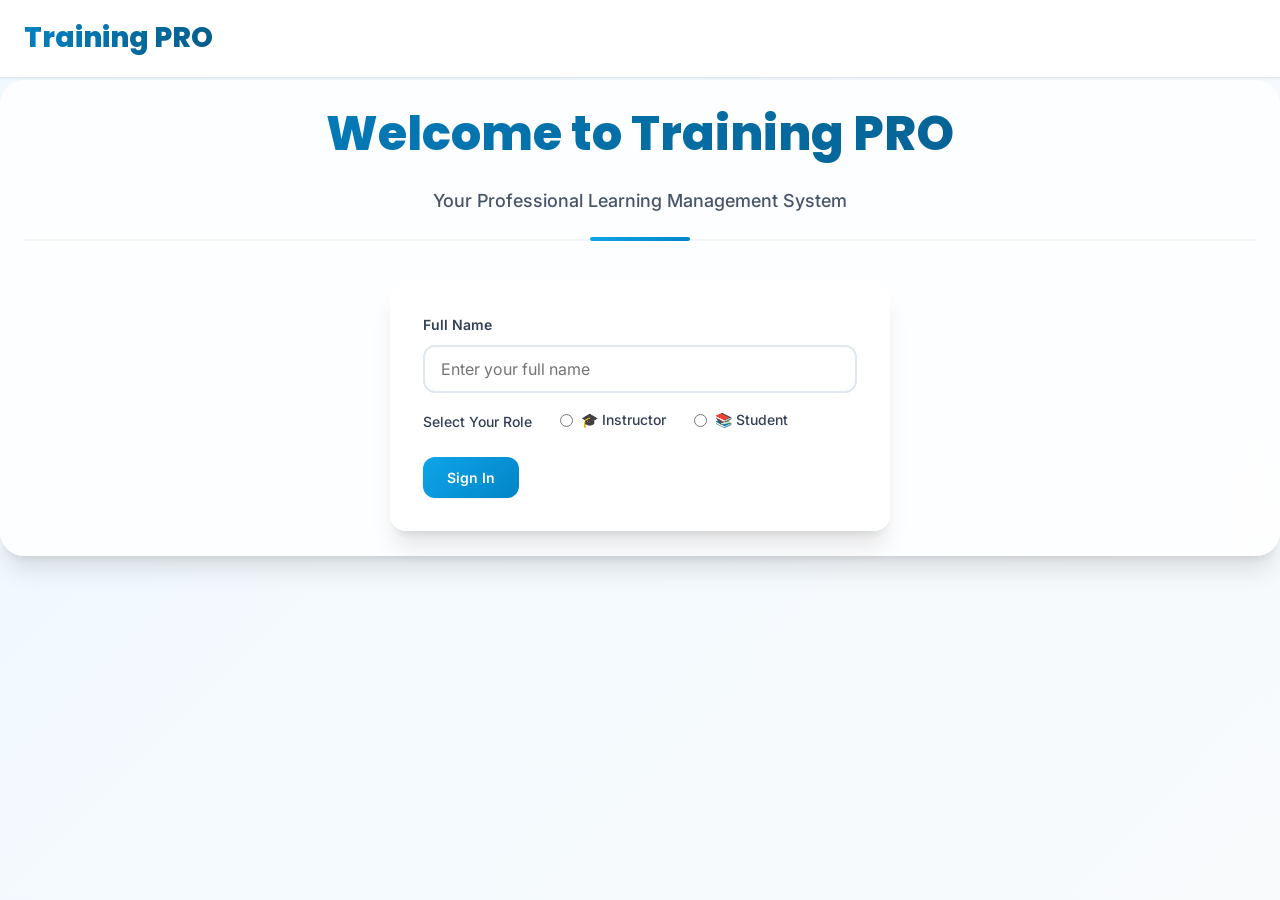
<file: login.html>
<!DOCTYPE html>
<html lang="en">
<head>
    <meta charset="UTF-8">
    <meta name="viewport" content="width=device-width, initial-scale=1.0">
    <title>Login - Training PRO</title>
    <link rel="stylesheet" href="modern-style.css">
    <link rel="preconnect" href="https://fonts.googleapis.com">
    <link rel="preconnect" href="https://fonts.gstatic.com" crossorigin>
    <link href="https://fonts.googleapis.com/css2?family=Inter:wght@300;400;500;600;700;800&family=Poppins:wght@300;400;500;600;700;800&display=swap" rel="stylesheet">
</head>
<body class="fade-in">
    <nav>
        <ul>
            <li><span class="site-title">Training PRO</span></li>
            <li></li> <!-- Empty cell for spacing -->
            <li></li> <!-- Empty cell for spacing -->
        </ul>
    </nav>

    <div class="main-container fade-in">
        <div class="dashboard-header">
            <h1>Welcome to Training PRO</h1>
            <p class="welcome-message">Your Professional Learning Management System</p>
        </div>

        <form id="loginForm" class="slide-in">
            <label for="name">Full Name</label>
            <input type="text" id="name" placeholder="Enter your full name" required>

            <div class="radio-group">
                <label>Select Your Role</label>
                <label><input type="radio" name="role" value="instructor" required> 🎓 Instructor</label>
                <label><input type="radio" name="role" value="student" required> 📚 Student</label>
            </div>

            <button type="submit" class="btn btn-primary">Sign In</button>
        </form>
    </div>

    <script>    document.getElementById('loginForm').onsubmit = async function(e) {
        e.preventDefault();
        const name = document.getElementById('name').value;
        const role = document.querySelector('input[name="role"]:checked').value;
        const res = await fetch('/api/login', {
            method: 'POST',
            headers: {'Content-Type': 'application/json'},
            credentials: 'include',
            body: JSON.stringify({name, role})
        });
        const data = await res.json();
        if (data.success) {
            if (role === 'instructor') window.location.href = 'instructor_dashboard.html';
            else window.location.href = 'course_selection.html';  // Send students to course selection first
        } else {
            alert('Login failed: ' + data.message);
        }
    };
    </script>
</body>
</html>
</file>
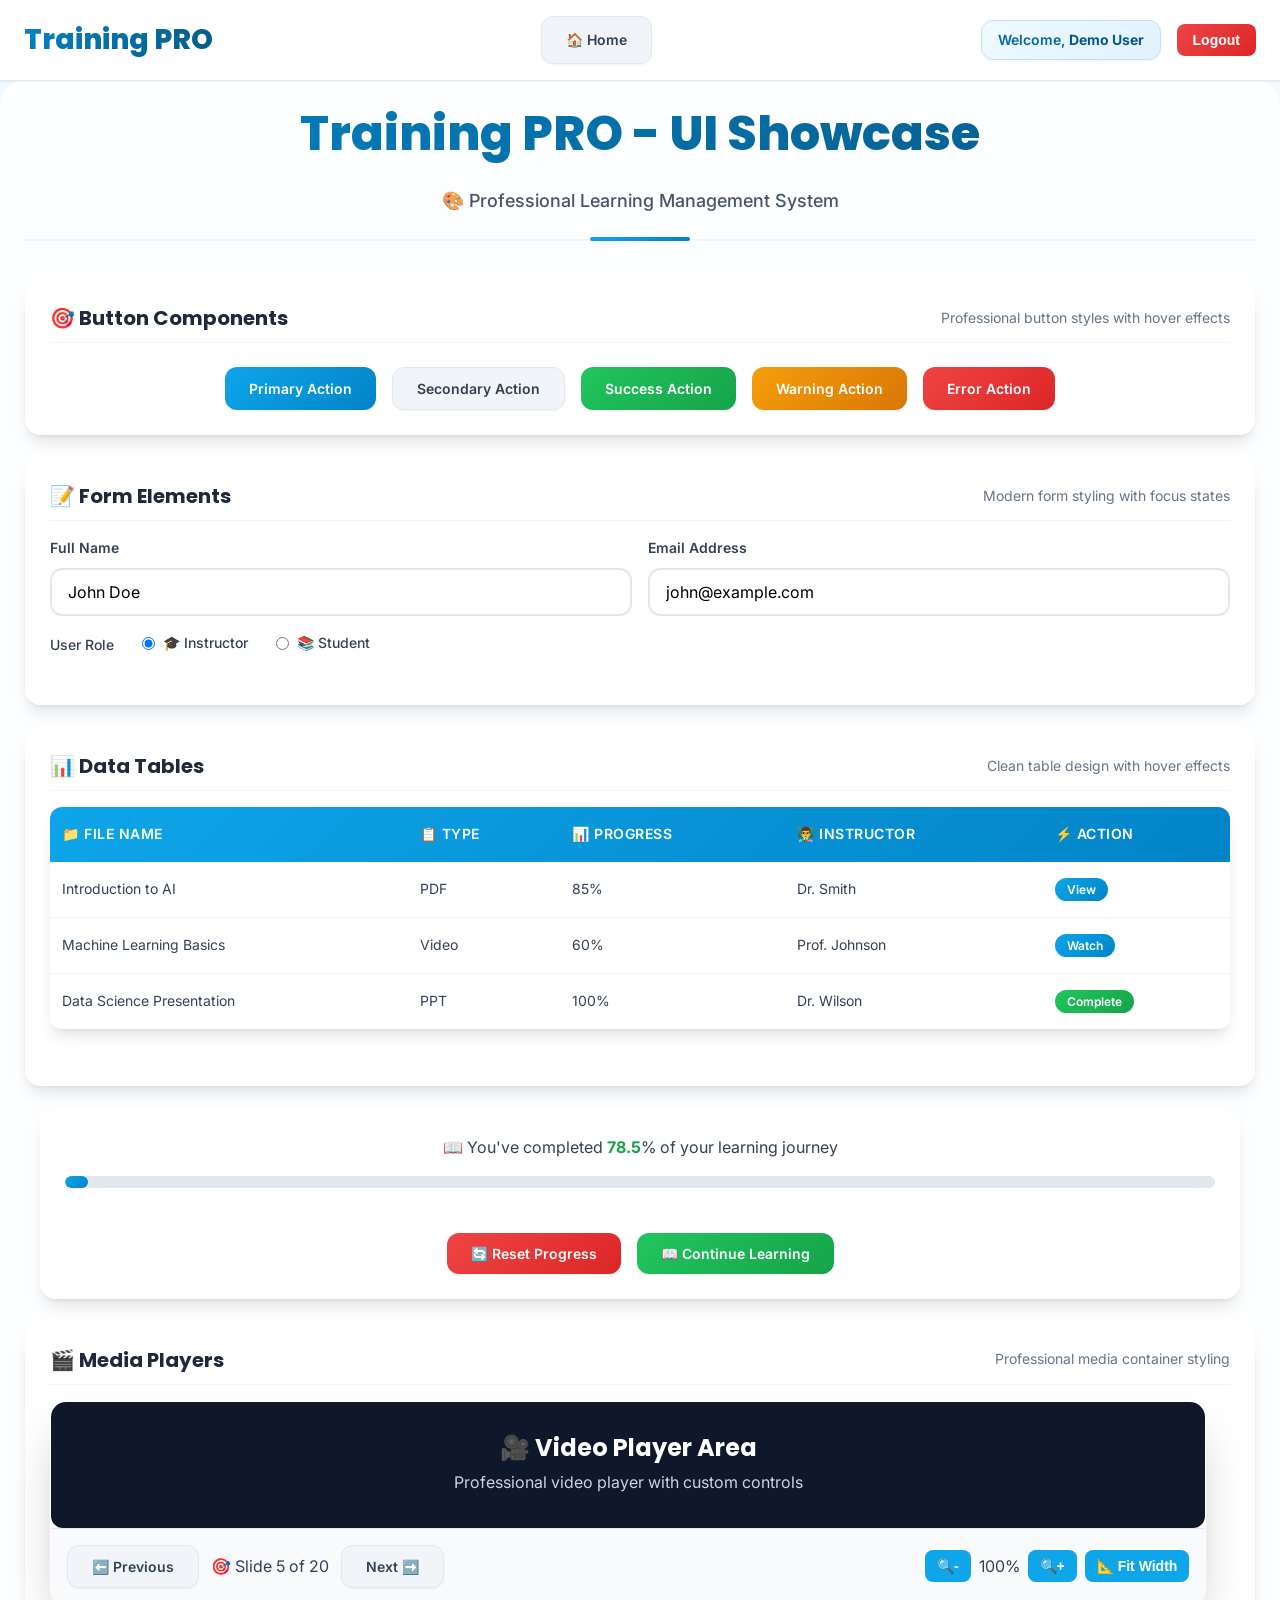
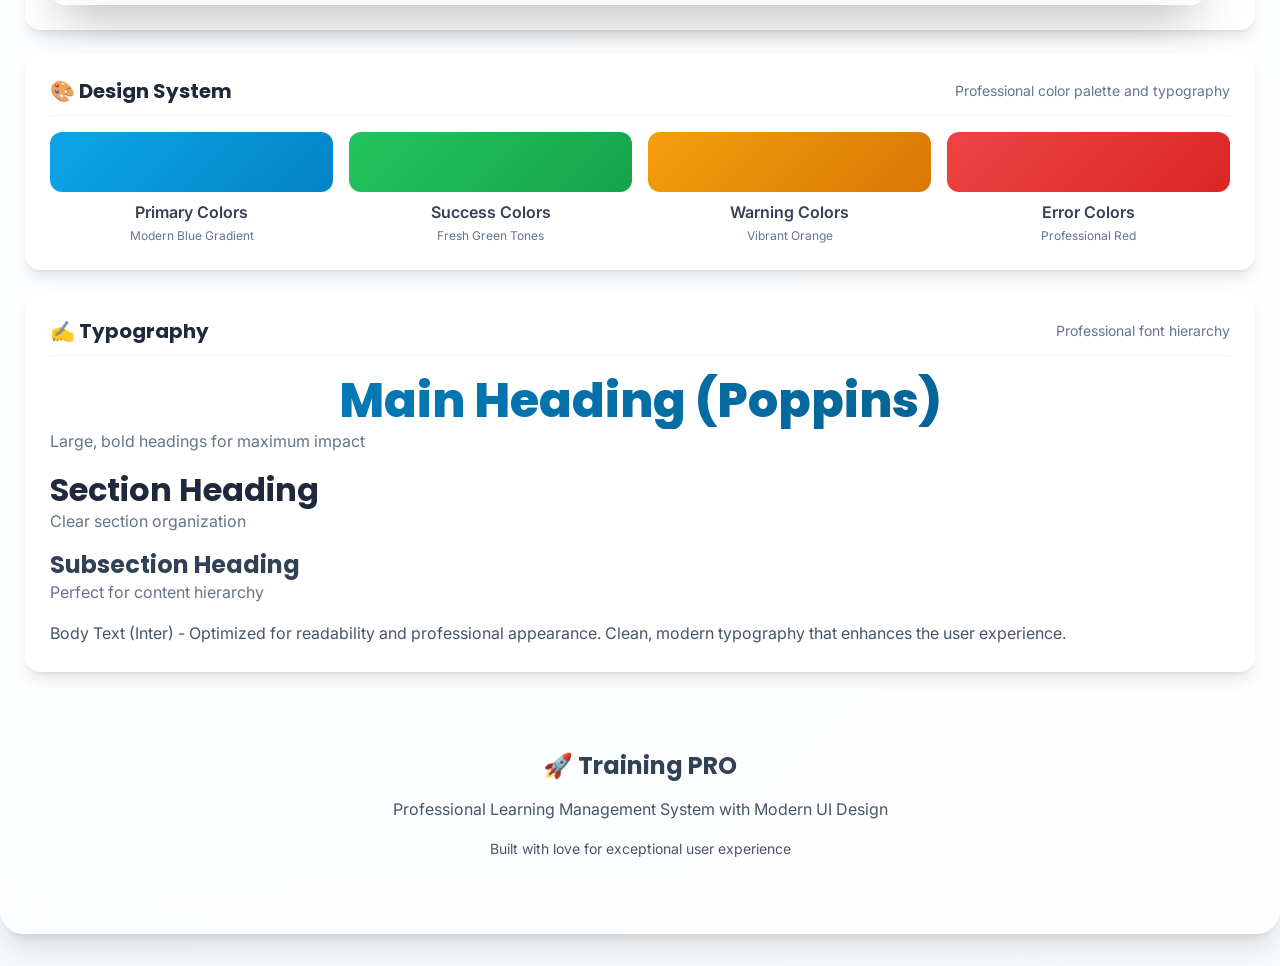
<file: ui-showcase.html>
<!DOCTYPE html>
<html lang="en">
<head>
    <meta charset="UTF-8">
    <meta name="viewport" content="width=device-width, initial-scale=1.0">
    <title>UI Showcase - Training PRO</title>
    <link rel="stylesheet" href="modern-style.css">
    <link rel="preconnect" href="https://fonts.googleapis.com">
    <link rel="preconnect" href="https://fonts.gstatic.com" crossorigin>
    <link href="https://fonts.googleapis.com/css2?family=Inter:wght@300;400;500;600;700;800&family=Poppins:wght@300;400;500;600;700;800&display=swap" rel="stylesheet">
</head>
<body class="fade-in">
    <nav>
        <ul>
            <li><span class="site-title">Training PRO</span></li>
            <li><a href="login.html" class="btn btn-secondary">🏠 Home</a></li>
            <li class="nav-right">
                <span class="instructor-name">Welcome, <span>Demo User</span></span>
                <button class="logout-btn">Logout</button>
            </li>
        </ul>
    </nav>

    <div class="main-container fade-in">
        <div class="dashboard-header">
            <h1>Training PRO - UI Showcase</h1>
            <p class="welcome-message">🎨 Professional Learning Management System</p>
        </div>

        <!-- Button Showcase -->
        <div class="card slide-in">
            <div class="card-header">
                <h2 class="card-title">🎯 Button Components</h2>
                <p class="card-subtitle">Professional button styles with hover effects</p>
            </div>
            <div class="control-buttons">
                <button class="btn btn-primary">Primary Action</button>
                <button class="btn btn-secondary">Secondary Action</button>
                <button class="btn btn-success">Success Action</button>
                <button class="btn btn-warning">Warning Action</button>
                <button class="btn btn-error">Error Action</button>
            </div>
        </div>

        <!-- Form Showcase -->
        <div class="card slide-in">
            <div class="card-header">
                <h2 class="card-title">📝 Form Elements</h2>
                <p class="card-subtitle">Modern form styling with focus states</p>
            </div>
            <form style="max-width: none; padding: 0; background: none; box-shadow: none; border: none;">
                <div style="display: grid; grid-template-columns: 1fr 1fr; gap: var(--space-4);">
                    <div>
                        <label for="demo-name">Full Name</label>
                        <input type="text" id="demo-name" placeholder="Enter your name" value="John Doe">
                    </div>
                    <div>
                        <label for="demo-email">Email Address</label>
                        <input type="email" id="demo-email" placeholder="Enter your email" value="john@example.com">
                    </div>
                </div>
                <div class="radio-group">
                    <label>User Role</label>
                    <label><input type="radio" name="demo-role" value="instructor" checked> 🎓 Instructor</label>
                    <label><input type="radio" name="demo-role" value="student"> 📚 Student</label>
                </div>
            </form>
        </div>

        <!-- Table Showcase -->
        <div class="card slide-in">
            <div class="card-header">
                <h2 class="card-title">📊 Data Tables</h2>
                <p class="card-subtitle">Clean table design with hover effects</p>
            </div>
            <table>
                <thead>
                    <tr>
                        <th>📁 File Name</th>
                        <th>📋 Type</th>
                        <th>📊 Progress</th>
                        <th>👨‍🏫 Instructor</th>
                        <th>⚡ Action</th>
                    </tr>
                </thead>
                <tbody>
                    <tr>
                        <td>Introduction to AI</td>
                        <td>PDF</td>
                        <td>85%</td>
                        <td>Dr. Smith</td>
                        <td><button class="btn btn-primary" style="padding: var(--space-1) var(--space-3); font-size: 0.75rem;">View</button></td>
                    </tr>
                    <tr>
                        <td>Machine Learning Basics</td>
                        <td>Video</td>
                        <td>60%</td>
                        <td>Prof. Johnson</td>
                        <td><button class="btn btn-primary" style="padding: var(--space-1) var(--space-3); font-size: 0.75rem;">Watch</button></td>
                    </tr>
                    <tr>
                        <td>Data Science Presentation</td>
                        <td>PPT</td>
                        <td>100%</td>
                        <td>Dr. Wilson</td>
                        <td><button class="btn btn-success" style="padding: var(--space-1) var(--space-3); font-size: 0.75rem;">Complete</button></td>
                    </tr>
                </tbody>
            </table>
        </div>

        <!-- Progress Showcase -->
        <div class="progress-info slide-in">
            <div>📖 You've completed <span style="color: var(--success-600); font-weight: 700;">78.5</span>% of your learning journey</div>
            <progress value="78.5" max="100"></progress>
            
            <div class="control-buttons">
                <button class="btn btn-error">🔄 Reset Progress</button>
                <button class="btn btn-success">📖 Continue Learning</button>
            </div>
        </div>

        <!-- Media Container Showcase -->
        <div class="card slide-in">
            <div class="card-header">
                <h2 class="card-title">🎬 Media Players</h2>
                <p class="card-subtitle">Professional media container styling</p>
            </div>
            <div class="video-container" style="margin: 0;">
                <div style="background: var(--secondary-900); color: white; padding: var(--space-8); text-align: center; border-radius: var(--radius-lg);">
                    <h3 style="color: white; margin: 0;">🎥 Video Player Area</h3>
                    <p style="color: var(--secondary-300); margin: var(--space-2) 0 0;">Professional video player with custom controls</p>
                </div>
                <div class="pdf-controls">
                    <button class="btn btn-secondary">⬅️ Previous</button>
                    <span>🎯 Slide 5 of 20</span>
                    <button class="btn btn-secondary">Next ➡️</button>
                    <div class="zoom-controls">
                        <button class="zoom-btn">🔍-</button>
                        <span>100%</span>
                        <button class="zoom-btn">🔍+</button>
                        <button class="fit-btn">📐 Fit Width</button>
                    </div>
                </div>
            </div>
        </div>

        <!-- Color Palette Showcase -->
        <div class="card slide-in">
            <div class="card-header">
                <h2 class="card-title">🎨 Design System</h2>
                <p class="card-subtitle">Professional color palette and typography</p>
            </div>
            <div style="display: grid; grid-template-columns: repeat(auto-fit, minmax(200px, 1fr)); gap: var(--space-4);">
                <div style="text-align: center;">
                    <div style="background: linear-gradient(135deg, var(--primary-500), var(--primary-600)); height: 60px; border-radius: var(--radius-lg); margin-bottom: var(--space-2);"></div>
                    <p style="margin: 0; font-weight: 600; color: var(--secondary-700);">Primary Colors</p>
                    <p style="margin: 0; font-size: 0.75rem; color: var(--secondary-500);">Modern Blue Gradient</p>
                </div>
                <div style="text-align: center;">
                    <div style="background: linear-gradient(135deg, var(--success-500), var(--success-600)); height: 60px; border-radius: var(--radius-lg); margin-bottom: var(--space-2);"></div>
                    <p style="margin: 0; font-weight: 600; color: var(--secondary-700);">Success Colors</p>
                    <p style="margin: 0; font-size: 0.75rem; color: var(--secondary-500);">Fresh Green Tones</p>
                </div>
                <div style="text-align: center;">
                    <div style="background: linear-gradient(135deg, var(--warning-500), var(--warning-600)); height: 60px; border-radius: var(--radius-lg); margin-bottom: var(--space-2);"></div>
                    <p style="margin: 0; font-weight: 600; color: var(--secondary-700);">Warning Colors</p>
                    <p style="margin: 0; font-size: 0.75rem; color: var(--secondary-500);">Vibrant Orange</p>
                </div>
                <div style="text-align: center;">
                    <div style="background: linear-gradient(135deg, var(--error-500), var(--error-600)); height: 60px; border-radius: var(--radius-lg); margin-bottom: var(--space-2);"></div>
                    <p style="margin: 0; font-weight: 600; color: var(--secondary-700);">Error Colors</p>
                    <p style="margin: 0; font-size: 0.75rem; color: var(--secondary-500);">Professional Red</p>
                </div>
            </div>
        </div>

        <!-- Typography Showcase -->
        <div class="card slide-in">
            <div class="card-header">
                <h2 class="card-title">✍️ Typography</h2>
                <p class="card-subtitle">Professional font hierarchy</p>
            </div>
            <div style="display: grid; gap: var(--space-4);">
                <div>
                    <h1 style="margin: 0;">Main Heading (Poppins)</h1>
                    <p style="margin: 0; color: var(--secondary-500);">Large, bold headings for maximum impact</p>
                </div>
                <div>
                    <h2 style="margin: 0;">Section Heading</h2>
                    <p style="margin: 0; color: var(--secondary-500);">Clear section organization</p>
                </div>
                <div>
                    <h3 style="margin: 0;">Subsection Heading</h3>
                    <p style="margin: 0; color: var(--secondary-500);">Perfect for content hierarchy</p>
                </div>
                <div>
                    <p style="margin: 0; font-family: var(--font-primary);">Body Text (Inter) - Optimized for readability and professional appearance. Clean, modern typography that enhances the user experience.</p>
                </div>
            </div>
        </div>

        <!-- Footer -->
        <div style="text-align: center; margin-top: var(--space-12); padding: var(--space-8); color: var(--secondary-500);">
            <h3 style="color: var(--secondary-700);">🚀 Training PRO</h3>
            <p>Professional Learning Management System with Modern UI Design</p>
            <p style="font-size: 0.875rem;">Built with love for exceptional user experience</p>
        </div>
    </div>

    <script>
        // Add some interactive demo functionality
        document.addEventListener('DOMContentLoaded', function() {
            // Animate progress bar
            const progressBar = document.querySelector('progress');
            let currentValue = 0;
            const targetValue = 78.5;
            
            const animateProgress = () => {
                if (currentValue < targetValue) {
                    currentValue += 0.5;
                    progressBar.value = currentValue;
                    requestAnimationFrame(animateProgress);
                }
            };
            
            setTimeout(animateProgress, 1000);
            
            // Add click handlers for demo buttons
            document.querySelectorAll('.btn').forEach(btn => {
                btn.addEventListener('click', function(e) {
                    if (!this.textContent.includes('Logout')) {
                        e.preventDefault();
                        this.style.transform = 'scale(0.95)';
                        setTimeout(() => {
                            this.style.transform = '';
                        }, 150);
                    }
                });
            });
        });
    </script>
</body>
</html>
</file>
<file: modern-style.css>
/* ===== TRAINING PRO - PROFESSIONAL UI DESIGN SYSTEM ===== */

/* Import Google Fonts */
@import url('https://fonts.googleapis.com/css2?family=Inter:wght@300;400;500;600;700;800&family=Poppins:wght@300;400;500;600;700;800&display=swap');

/* ===== CSS VARIABLES - DESIGN TOKENS ===== */
:root {
  /* Primary Colors */
  --primary-50: #f0f9ff;
  --primary-100: #e0f2fe;
  --primary-200: #bae6fd;
  --primary-300: #7dd3fc;
  --primary-400: #38bdf8;
  --primary-500: #0ea5e9;
  --primary-600: #0284c7;
  --primary-700: #0369a1;
  --primary-800: #075985;
  --primary-900: #0c4a6e;

  /* Secondary Colors */
  --secondary-50: #f8fafc;
  --secondary-100: #f1f5f9;
  --secondary-200: #e2e8f0;
  --secondary-300: #cbd5e1;
  --secondary-400: #94a3b8;
  --secondary-500: #64748b;
  --secondary-600: #475569;
  --secondary-700: #334155;
  --secondary-800: #1e293b;
  --secondary-900: #0f172a;

  /* Success Colors */
  --success-50: #f0fdf4;
  --success-500: #22c55e;
  --success-600: #16a34a;
  --success-700: #15803d;

  /* Warning Colors */
  --warning-50: #fffbeb;
  --warning-500: #f59e0b;
  --warning-600: #d97706;

  /* Error Colors */
  --error-50: #fef2f2;
  --error-500: #ef4444;
  --error-600: #dc2626;

  /* Typography */
  --font-primary: 'Inter', -apple-system, BlinkMacSystemFont, 'Segoe UI', sans-serif;
  --font-display: 'Poppins', -apple-system, BlinkMacSystemFont, 'Segoe UI', sans-serif;

  /* Spacing */
  --space-1: 0.25rem;
  --space-2: 0.5rem;
  --space-3: 0.75rem;
  --space-4: 1rem;
  --space-5: 1.25rem;
  --space-6: 1.5rem;
  --space-8: 2rem;
  --space-10: 2.5rem;
  --space-12: 3rem;
  --space-16: 4rem;
  --space-20: 5rem;

  /* Border Radius */
  --radius-sm: 0.375rem;
  --radius-md: 0.5rem;
  --radius-lg: 0.75rem;
  --radius-xl: 1rem;
  --radius-2xl: 1.5rem;

  /* Shadows */
  --shadow-sm: 0 1px 2px 0 rgb(0 0 0 / 0.05);
  --shadow-md: 0 4px 6px -1px rgb(0 0 0 / 0.1), 0 2px 4px -2px rgb(0 0 0 / 0.1);
  --shadow-lg: 0 10px 15px -3px rgb(0 0 0 / 0.1), 0 4px 6px -4px rgb(0 0 0 / 0.1);
  --shadow-xl: 0 20px 25px -5px rgb(0 0 0 / 0.1), 0 8px 10px -6px rgb(0 0 0 / 0.1);
  --shadow-2xl: 0 25px 50px -12px rgb(0 0 0 / 0.25);

  /* Transitions */
  --transition-fast: 150ms ease-in-out;
  --transition-normal: 250ms ease-in-out;
  --transition-slow: 350ms ease-in-out;
}

/* ===== RESET & BASE STYLES ===== */
* {
  margin: 0;
  padding: 0;
  box-sizing: border-box;
}

html {
  scroll-behavior: smooth;
}

body {
  font-family: var(--font-primary);
  font-size: 16px;
  line-height: 1.6;
  color: var(--secondary-700);
  background: linear-gradient(135deg, var(--primary-50) 0%, var(--secondary-50) 100%);
  min-height: 100vh;
  padding-top: 80px;
  overflow-x: hidden;
}

/* ===== TYPOGRAPHY ===== */
h1, h2, h3, h4, h5, h6 {
  font-family: var(--font-display);
  font-weight: 700;
  line-height: 1.2;
  color: var(--secondary-900);
  margin-bottom: var(--space-4);
}

h1 {
  font-size: 3rem;
  font-weight: 800;
  background: linear-gradient(135deg, var(--primary-600), var(--primary-800));
  -webkit-background-clip: text;
  -webkit-text-fill-color: transparent;
  background-clip: text;
  text-align: center;
  margin-bottom: var(--space-6);
}

h2 {
  font-size: 2rem;
  color: var(--secondary-800);
  margin-bottom: var(--space-5);
}

h3 {
  font-size: 1.5rem;
  color: var(--secondary-700);
  margin-bottom: var(--space-4);
}

p {
  margin-bottom: var(--space-4);
  color: var(--secondary-600);
}

/* ===== NAVIGATION ===== */
nav {
  background: rgba(255, 255, 255, 0.95);
  backdrop-filter: blur(20px);
  border-bottom: 1px solid var(--secondary-200);
  padding: var(--space-4) 0;
  position: fixed;
  top: 0;
  left: 0;
  right: 0;
  z-index: 1000;
  box-shadow: var(--shadow-sm);
  transition: var(--transition-normal);
}

nav ul {
  list-style: none;
  display: flex;
  justify-content: space-between;
  align-items: center;
  max-width: 1400px;
  margin: 0 auto;
  padding: 0 var(--space-6);
}

nav ul li {
  display: flex;
  align-items: center;
}

.site-title {
  font-family: var(--font-display);
  font-size: 1.75rem;
  font-weight: 800;
  background: linear-gradient(135deg, var(--primary-600), var(--primary-800));
  -webkit-background-clip: text;
  -webkit-text-fill-color: transparent;
  background-clip: text;
  text-decoration: none;
}

.nav-right {
  display: flex;
  align-items: center;
  gap: var(--space-4);
}

.student-name, .instructor-name {
  background: linear-gradient(135deg, var(--primary-50), var(--primary-100));
  color: var(--primary-700);
  padding: var(--space-2) var(--space-4);
  border-radius: var(--radius-lg);
  font-weight: 600;
  font-size: 0.875rem;
  border: 1px solid var(--primary-200);
  box-shadow: var(--shadow-sm);
}

.student-name span, .instructor-name span {
  color: var(--primary-800);
  font-weight: 700;
}

/* ===== BUTTONS ===== */
.btn {
  display: inline-flex;
  align-items: center;
  justify-content: center;
  gap: var(--space-2);
  padding: var(--space-3) var(--space-6);
  font-family: var(--font-primary);
  font-size: 0.875rem;
  font-weight: 600;
  text-decoration: none;
  border: none;
  border-radius: var(--radius-lg);
  cursor: pointer;
  transition: var(--transition-fast);
  box-shadow: var(--shadow-sm);
  position: relative;
  overflow: hidden;
}

.btn:before {
  content: '';
  position: absolute;
  top: 0;
  left: -100%;
  width: 100%;
  height: 100%;
  background: linear-gradient(90deg, transparent, rgba(255,255,255,0.2), transparent);
  transition: var(--transition-normal);
}

.btn:hover:before {
  left: 100%;
}

/* Primary Button */
.btn-primary {
  background: linear-gradient(135deg, var(--primary-500), var(--primary-600));
  color: white;
}

.btn-primary:hover {
  background: linear-gradient(135deg, var(--primary-600), var(--primary-700));
  transform: translateY(-2px);
  box-shadow: var(--shadow-lg);
}

/* Secondary Button */
.btn-secondary {
  background: var(--secondary-100);
  color: var(--secondary-700);
  border: 1px solid var(--secondary-200);
}

.btn-secondary:hover {
  background: var(--secondary-200);
  transform: translateY(-1px);
  box-shadow: var(--shadow-md);
}

/* Success Button */
.btn-success {
  background: linear-gradient(135deg, var(--success-500), var(--success-600));
  color: white;
}

.btn-success:hover {
  background: linear-gradient(135deg, var(--success-600), var(--success-700));
  transform: translateY(-2px);
  box-shadow: var(--shadow-lg);
}

/* Warning Button */
.btn-warning {
  background: linear-gradient(135deg, var(--warning-500), var(--warning-600));
  color: white;
}

/* Error/Reset Button */
.btn-error, .btn.reset {
  background: linear-gradient(135deg, var(--error-500), var(--error-600));
  color: white;
}

.btn-error:hover, .btn.reset:hover {
  background: linear-gradient(135deg, var(--error-600), #b91c1c);
  transform: translateY(-2px);
  box-shadow: var(--shadow-lg);
}

/* Logout Button */
.logout-btn {
  background: linear-gradient(135deg, var(--error-500), var(--error-600));
  color: white;
  padding: var(--space-2) var(--space-4);
  font-size: 0.875rem;
  border-radius: var(--radius-md);
  border: none;
  font-weight: 600;
  cursor: pointer;
  transition: var(--transition-fast);
}

.logout-btn:hover {
  background: linear-gradient(135deg, var(--error-600), #b91c1c);
  transform: translateY(-1px);
  box-shadow: var(--shadow-md);
}

/* Back Button */
.back-btn, .back-dashboard-btn {
  background: linear-gradient(135deg, var(--primary-500), var(--primary-600));
  color: white;
  padding: var(--space-3) var(--space-6);
  font-size: 0.875rem;
  font-weight: 700;
  text-transform: uppercase;
  letter-spacing: 0.5px;
  border-radius: var(--radius-lg);
  border: none;
  cursor: pointer;
  transition: var(--transition-fast);
  box-shadow: var(--shadow-md);
}

.back-btn:hover, .back-dashboard-btn:hover {
  background: linear-gradient(135deg, var(--primary-600), var(--primary-700));
  transform: translateY(-2px);
  box-shadow: var(--shadow-xl);
}

/* ===== CONTAINERS & LAYOUTS ===== */
.main-container {
  max-width: 1400px;
  margin: 0 auto;
  padding: var(--space-6);
  background: rgba(255, 255, 255, 0.8);
  backdrop-filter: blur(20px);
  border-radius: var(--radius-2xl);
  box-shadow: var(--shadow-xl);
  border: 1px solid rgba(255, 255, 255, 0.2);
  margin-bottom: var(--space-8);
}

.dashboard-header {
  text-align: center;
  margin-bottom: var(--space-10);
  padding-bottom: var(--space-6);
  border-bottom: 2px solid var(--secondary-100);
  position: relative;
}

.dashboard-header::after {
  content: '';
  position: absolute;
  bottom: -2px;
  left: 50%;
  transform: translateX(-50%);
  width: 100px;
  height: 4px;
  background: linear-gradient(135deg, var(--primary-500), var(--primary-600));
  border-radius: var(--radius-sm);
}

.welcome-message {
  color: var(--secondary-600);
  font-size: 1.125rem;
  font-weight: 500;
  margin: 0;
  font-style: normal;
}

/* ===== CARDS ===== */
.card {
  background: rgba(255, 255, 255, 0.9);
  backdrop-filter: blur(10px);
  border-radius: var(--radius-xl);
  padding: var(--space-6);
  box-shadow: var(--shadow-lg);
  border: 1px solid rgba(255, 255, 255, 0.2);
  transition: var(--transition-normal);
  margin-bottom: var(--space-6);
}

.card:hover {
  transform: translateY(-4px);
  box-shadow: var(--shadow-2xl);
}

.card-header {
  display: flex;
  align-items: center;
  justify-content: space-between;
  margin-bottom: var(--space-4);
  padding-bottom: var(--space-3);
  border-bottom: 1px solid var(--secondary-100);
}

.card-title {
  font-size: 1.25rem;
  font-weight: 700;
  color: var(--secondary-800);
  margin: 0;
}

.card-subtitle {
  font-size: 0.875rem;
  color: var(--secondary-500);
  margin: 0;
}

/* ===== TABLES ===== */
table {
  width: 100%;
  border-collapse: collapse;
  background: rgba(255, 255, 255, 0.9);
  backdrop-filter: blur(10px);
  border-radius: var(--radius-lg);
  overflow: hidden;
  box-shadow: var(--shadow-lg);
  margin-bottom: var(--space-8);
}

thead {
  background: linear-gradient(135deg, var(--primary-500), var(--primary-600));
  color: white;
}

thead th {
  padding: var(--space-4) var(--space-3);
  font-weight: 600;
  text-align: left;
  font-size: 0.875rem;
  text-transform: uppercase;
  letter-spacing: 0.5px;
}

tbody tr {
  border-bottom: 1px solid var(--secondary-100);
  transition: var(--transition-fast);
}

tbody tr:hover {
  background: var(--primary-50);
}

tbody tr:last-child {
  border-bottom: none;
}

tbody td {
  padding: var(--space-4) var(--space-3);
  font-size: 0.875rem;
  color: var(--secondary-700);
}

/* ===== FORMS ===== */
form {
  background: rgba(255, 255, 255, 0.9);
  backdrop-filter: blur(10px);
  padding: var(--space-8);
  border-radius: var(--radius-xl);
  box-shadow: var(--shadow-xl);
  border: 1px solid rgba(255, 255, 255, 0.2);
  max-width: 500px;
  margin: 0 auto;
}

label {
  display: block;
  font-weight: 600;
  color: var(--secondary-700);
  margin-bottom: var(--space-2);
  font-size: 0.875rem;
}

input[type="text"],
input[type="email"],
input[type="password"],
input[type="file"],
select,
textarea {
  width: 100%;
  padding: var(--space-3) var(--space-4);
  border: 2px solid var(--secondary-200);
  border-radius: var(--radius-lg);
  font-size: 1rem;
  font-family: var(--font-primary);
  background: rgba(255, 255, 255, 0.8);
  transition: var(--transition-fast);
  margin-bottom: var(--space-4);
}

input:focus,
select:focus,
textarea:focus {
  outline: none;
  border-color: var(--primary-500);
  box-shadow: 0 0 0 3px rgba(14, 165, 233, 0.1);
  background: white;
}

.radio-group {
  margin-bottom: var(--space-4);
}

.radio-group label {
  display: inline-flex;
  align-items: center;
  margin-right: var(--space-6);
  margin-bottom: var(--space-2);
  font-weight: 500;
  cursor: pointer;
}

.radio-group input[type="radio"] {
  width: auto;
  margin-right: var(--space-2);
  margin-bottom: 0;
}

/* ===== PROGRESS BARS ===== */
.progress-info {
  background: rgba(255, 255, 255, 0.9);
  backdrop-filter: blur(10px);
  padding: var(--space-6);
  border-radius: var(--radius-xl);
  box-shadow: var(--shadow-lg);
  border: 1px solid rgba(255, 255, 255, 0.2);
  text-align: center;
  margin: var(--space-6) auto;
  max-width: 1200px;
  width: 98%;
}

#progressBar, progress {
  width: 100%;
  height: 12px;
  border-radius: var(--radius-lg);
  border: none;
  background: var(--secondary-200);
  margin: var(--space-4) 0;
  overflow: hidden;
}

#progressBar::-webkit-progress-bar, progress::-webkit-progress-bar {
  background: var(--secondary-200);
  border-radius: var(--radius-lg);
}

#progressBar::-webkit-progress-value, progress::-webkit-progress-value {
  background: linear-gradient(135deg, var(--primary-500), var(--primary-600));
  border-radius: var(--radius-lg);
  transition: var(--transition-normal);
}

#progressBar::-moz-progress-bar, progress::-moz-progress-bar {
  background: linear-gradient(135deg, var(--primary-500), var(--primary-600));
  border-radius: var(--radius-lg);
}

.control-buttons {
  display: flex;
  justify-content: center;
  gap: var(--space-4);
  margin-top: var(--space-6);
  flex-wrap: wrap;
}

/* ===== MEDIA CONTAINERS ===== */
.video-container, .audio-container, .pdf-container, .ppt-container {
  background: rgba(255, 255, 255, 0.9);
  backdrop-filter: blur(10px);
  border-radius: var(--radius-xl);
  overflow: hidden;
  box-shadow: var(--shadow-2xl);
  border: 1px solid rgba(255, 255, 255, 0.2);
  margin: 0 auto var(--space-8);
  max-width: 1200px;
  width: 98%;
  transition: var(--transition-normal);
}

.video-container:hover, .audio-container:hover, .pdf-container:hover, .ppt-container:hover {
  transform: translateY(-4px);
  box-shadow: var(--shadow-2xl);
}

#pdfViewer, #pptViewer {
  width: 100%;
  height: 900px;
  max-height: 85vh;
  overflow: auto;
  display: flex;
  justify-content: center;
  align-items: flex-start;
  background: var(--secondary-50);
}

video, audio {
  width: 100%;
  border-radius: var(--radius-lg);
  background: var(--secondary-900);
  min-height: 60px;
}

/* ===== VIEWER CONTROLS ===== */
.pdf-controls, .ppt-controls {
  display: flex;
  justify-content: space-between;
  align-items: center;
  padding: var(--space-4);
  background: var(--secondary-50);
  border-top: 1px solid var(--secondary-200);
  flex-wrap: wrap;
  gap: var(--space-3);
}

.zoom-controls {
  display: flex;
  align-items: center;
  gap: var(--space-2);
  margin-left: auto;
}

.zoom-btn, .fit-btn {
  padding: var(--space-2) var(--space-3);
  min-width: 40px;
  font-weight: 600;
  font-size: 0.875rem;
  background: var(--primary-500);
  color: white;
  border: none;
  border-radius: var(--radius-md);
  cursor: pointer;
  transition: var(--transition-fast);
}

.zoom-btn:hover, .fit-btn:hover {
  background: var(--primary-600);
  transform: translateY(-1px);
}

#zoomLevel, #pageInfo, #slideInfo {
  font-weight: 600;
  color: var(--secondary-700);
  font-size: 0.875rem;
}

/* ===== DOCUMENT VIEWER ===== */
.viewer-container {
  display: flex;
  flex-direction: column;
  background: rgba(255, 255, 255, 0.9);
  backdrop-filter: blur(10px);
  border-radius: var(--radius-xl);
  overflow: hidden;
  box-shadow: var(--shadow-xl);
  border: 1px solid rgba(255, 255, 255, 0.2);
}

.document-viewer {
  height: 850px;
  max-height: 85vh;
  background: white;
  border: 1px solid var(--secondary-200);
  border-radius: var(--radius-lg);
  margin-bottom: var(--space-4);
  padding: var(--space-5);
  overflow-y: auto;
  overflow-x: hidden;
  position: relative;
}

.progress-container {
  position: relative;
  height: 8px;
  background: var(--secondary-200);
  border-radius: var(--radius-lg);
  margin-bottom: var(--space-4);
  overflow: hidden;
}

.progress-bar {
  height: 100%;
  background: linear-gradient(135deg, var(--primary-500), var(--primary-600));
  border-radius: var(--radius-lg);
  transition: var(--transition-normal);
  width: 0%;
}

.progress-text {
  position: absolute;
  top: 50%;
  left: 50%;
  transform: translate(-50%, -50%);
  font-size: 0.75rem;
  font-weight: 700;
  color: var(--secondary-700);
  background: rgba(255, 255, 255, 0.9);
  padding: var(--space-1) var(--space-2);
  border-radius: var(--radius-sm);
}

/* ===== LOADING STATES ===== */
.loading {
  display: flex;
  align-items: center;
  justify-content: center;
  height: 200px;
  color: var(--secondary-500);
  font-size: 1.125rem;
  font-weight: 500;
}

.loading::after {
  content: '';
  width: 20px;
  height: 20px;
  border: 2px solid var(--secondary-300);
  border-top: 2px solid var(--primary-500);
  border-radius: 50%;
  animation: spin 1s linear infinite;
  margin-left: var(--space-3);
}

@keyframes spin {
  0% { transform: rotate(0deg); }
  100% { transform: rotate(360deg); }
}

/* ===== ERROR STATES ===== */
.error {
  color: var(--error-600);
  background: var(--error-50);
  padding: var(--space-4);
  border-radius: var(--radius-lg);
  border: 1px solid var(--error-200);
  text-align: center;
  font-weight: 500;
}

/* ===== RESPONSIVE DESIGN ===== */
@media (max-width: 1024px) {
  .main-container {
    padding: var(--space-4);
    margin: var(--space-4);
  }

  h1 {
    font-size: 2.5rem;
  }

  .pdf-controls, .ppt-controls {
    flex-direction: column;
    gap: var(--space-3);
  }

  .zoom-controls {
    margin-left: 0;
    justify-content: center;
  }
}

@media (max-width: 768px) {
  body {
    padding-top: 70px;
  }

  nav ul {
    flex-direction: column;
    gap: var(--space-3);
    padding: var(--space-4);
  }

  .nav-right {
    width: 100%;
    justify-content: space-between;
  }

  .main-container {
    padding: var(--space-3);
    margin: var(--space-3);
  }

  h1 {
    font-size: 2rem;
  }

  h2 {
    font-size: 1.5rem;
  }

  .video-container, .audio-container, .pdf-container, .ppt-container, .progress-info {
    width: 100%;
    margin-left: 0;
    margin-right: 0;
  }

  #pdfViewer, #pptViewer {
    height: 700px;
    max-height: 80vh;
  }

  .document-viewer {
    height: 600px;
    max-height: 70vh;
    padding: var(--space-3);
  }

  .control-buttons {
    flex-direction: column;
    align-items: center;
  }

  .btn {
    width: 100%;
    max-width: 300px;
  }

  table {
    font-size: 0.75rem;
  }

  thead th, tbody td {
    padding: var(--space-2);
  }
}

@media (max-width: 480px) {
  .main-container {
    padding: var(--space-2);
    margin: var(--space-2);
  }

  h1 {
    font-size: 1.75rem;
  }

  .site-title {
    font-size: 1.25rem;
  }

  .student-name, .instructor-name {
    font-size: 0.75rem;
    padding: var(--space-1) var(--space-2);
  }

  form {
    padding: var(--space-4);
  }
}

/* ===== ANIMATIONS ===== */
@keyframes fadeIn {
  from {
    opacity: 0;
    transform: translateY(20px);
  }
  to {
    opacity: 1;
    transform: translateY(0);
  }
}

@keyframes slideIn {
  from {
    opacity: 0;
    transform: translateX(-20px);
  }
  to {
    opacity: 1;
    transform: translateX(0);
  }
}

.fade-in {
  animation: fadeIn 0.6s ease-out;
}

.slide-in {
  animation: slideIn 0.4s ease-out;
}

/* ===== UTILITY CLASSES ===== */
.text-center { text-align: center; }
.text-left { text-align: left; }
.text-right { text-align: right; }

.mb-0 { margin-bottom: 0; }
.mb-2 { margin-bottom: var(--space-2); }
.mb-4 { margin-bottom: var(--space-4); }
.mb-6 { margin-bottom: var(--space-6); }

.mt-0 { margin-top: 0; }
.mt-2 { margin-top: var(--space-2); }
.mt-4 { margin-top: var(--space-4); }
.mt-6 { margin-top: var(--space-6); }

.hidden { display: none; }
.block { display: block; }
.flex { display: flex; }
.inline-flex { display: inline-flex; }

.items-center { align-items: center; }
.justify-center { justify-content: center; }
.justify-between { justify-content: space-between; }

.w-full { width: 100%; }
.h-full { height: 100%; }
</file>
